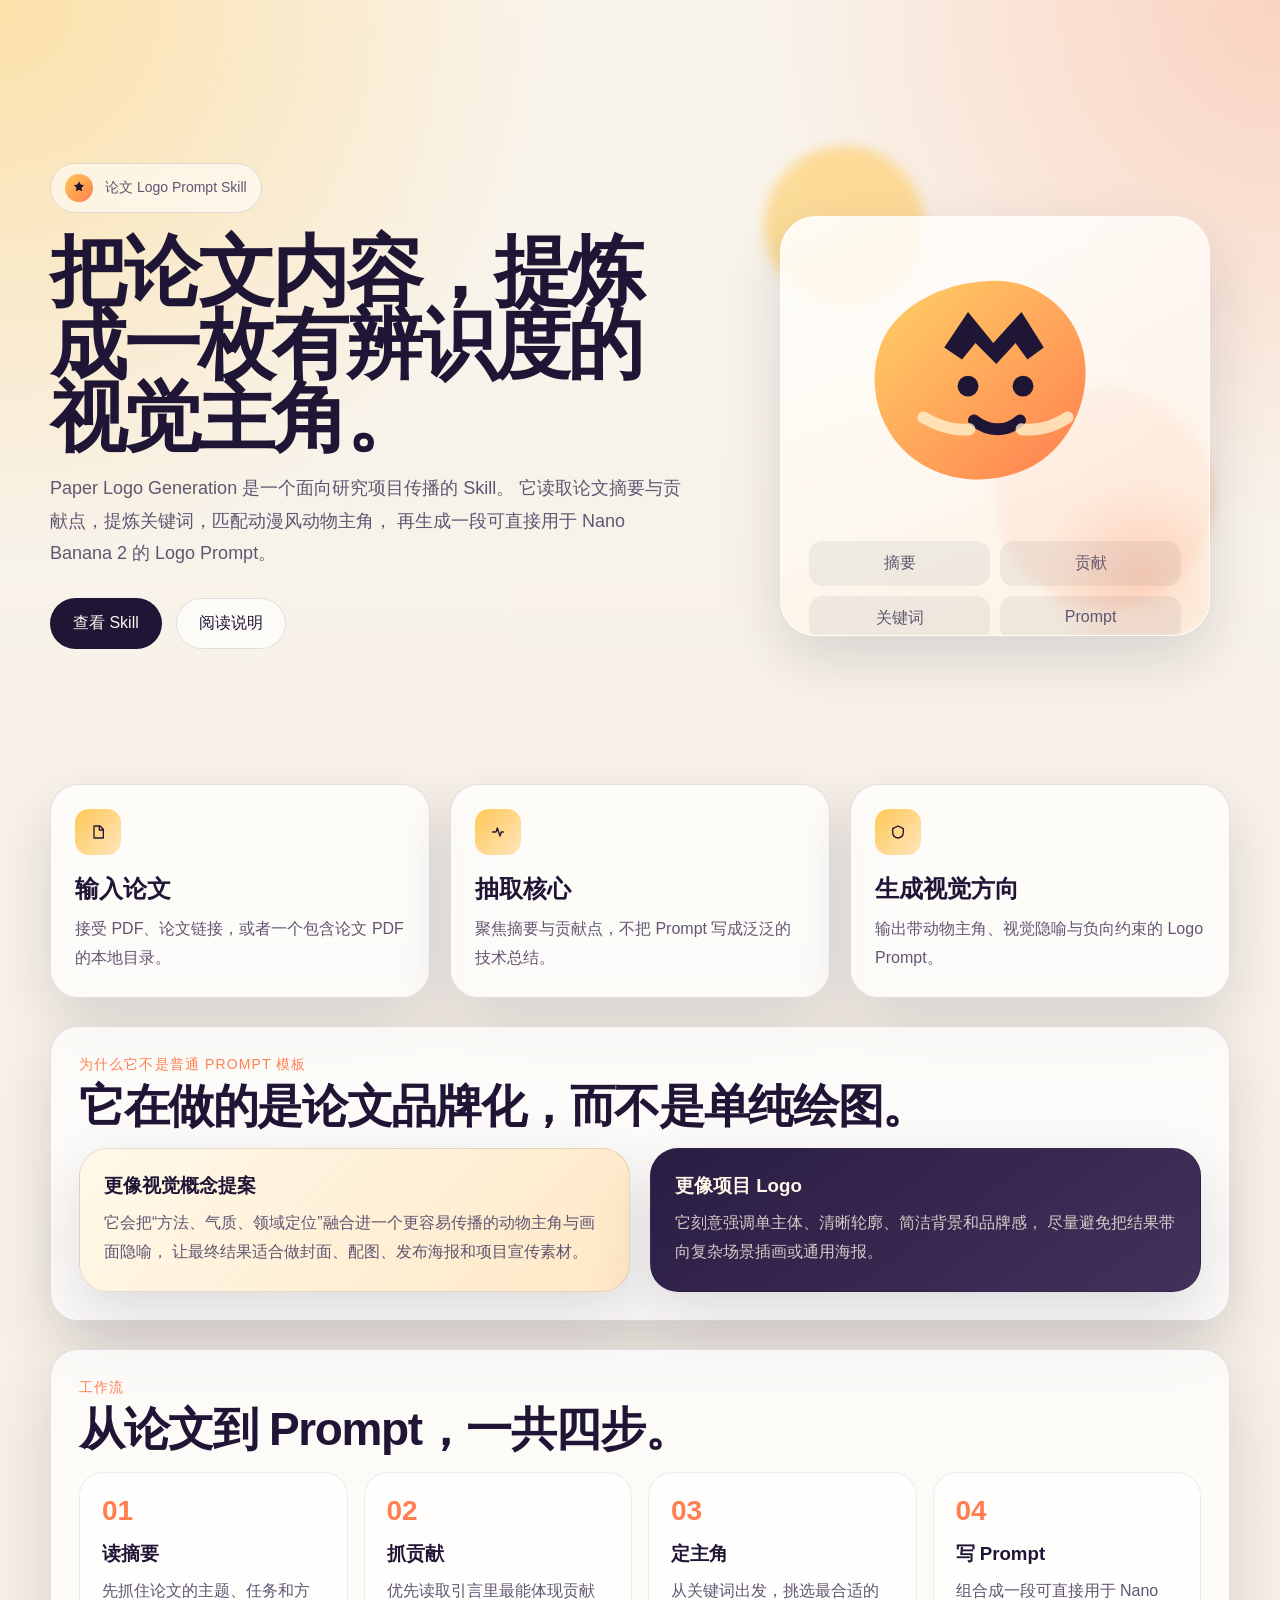
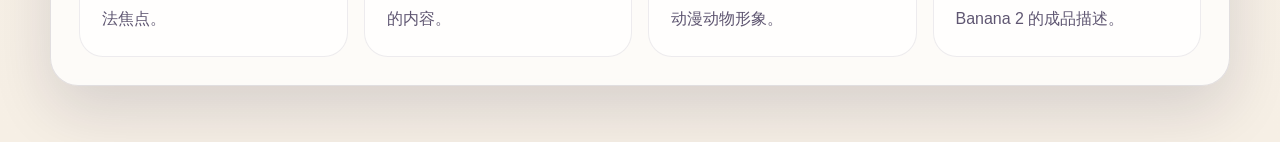
<file: app/index.html>
<!doctype html>
<html lang="zh-CN">
  <head>
    <meta charset="UTF-8" />
    <meta name="viewport" content="width=device-width, initial-scale=1.0" />
    <title>论文 Logo Prompt 生成</title>
    <link rel="stylesheet" href="./styles.css" />
  </head>
  <body>
    <div class="page">
      <header class="hero">
        <div class="hero-copy">
          <div class="eyebrow">
            <span class="icon-badge">
              <svg viewBox="0 0 24 24" aria-hidden="true">
                <path d="M12 2l2.35 4.76L19.6 8l-3.8 3.7.9 5.3L12 14.8 7.3 17l.9-5.3L4.4 8l5.25-1.24L12 2z"></path>
              </svg>
            </span>
            论文 Logo Prompt Skill
          </div>
          <h1>把论文内容，提炼成一枚有辨识度的视觉主角。</h1>
          <p class="lead">
            Paper Logo Generation 是一个面向研究项目传播的 Skill。
            它读取论文摘要与贡献点，提炼关键词，匹配动漫风动物主角，
            再生成一段可直接用于 Nano Banana 2 的 Logo Prompt。
          </p>
          <div class="hero-actions">
            <a class="primary" href="../paper-logo-generation/SKILL.md">查看 Skill</a>
            <a class="secondary" href="../README.md">阅读说明</a>
          </div>
        </div>
        <div class="hero-art" aria-hidden="true">
          <div class="orb orb-a"></div>
          <div class="orb orb-b"></div>
          <div class="logo-card">
            <div class="mascot">
              <svg viewBox="0 0 180 180">
                <defs>
                  <linearGradient id="g1" x1="0%" y1="0%" x2="100%" y2="100%">
                    <stop offset="0%" stop-color="#ffd166"></stop>
                    <stop offset="100%" stop-color="#ff7f50"></stop>
                  </linearGradient>
                </defs>
                <path fill="url(#g1)" d="M91 24c24 0 49 16 57 42 10 31-5 69-35 84-29 14-66 9-87-15-18-20-22-50-10-74C29 38 59 24 91 24z"></path>
                <path fill="#1f1636" d="M56 69l16-24 17 21 19-21 15 24-11 8-8-11-13 14-14-14-9 11z"></path>
                <circle cx="72" cy="95" r="7" fill="#1f1636"></circle>
                <circle cx="109" cy="95" r="7" fill="#1f1636"></circle>
                <path d="M76 118c10 8 22 8 31 0" stroke="#1f1636" stroke-width="8" stroke-linecap="round" fill="none"></path>
                <path d="M42 116c12 7 21 9 31 8" stroke="#fff1cc" stroke-width="8" stroke-linecap="round" fill="none" opacity=".8"></path>
                <path d="M108 124c11 1 20-1 31-8" stroke="#fff1cc" stroke-width="8" stroke-linecap="round" fill="none" opacity=".8"></path>
              </svg>
            </div>
            <div class="mini-grid">
              <span>摘要</span>
              <span>贡献</span>
              <span>关键词</span>
              <span>Prompt</span>
            </div>
          </div>
        </div>
      </header>

      <main>
        <section class="grid three">
          <article class="card">
            <div class="card-icon">
              <svg viewBox="0 0 24 24" aria-hidden="true">
                <path d="M6 3h9l5 5v13H6V3zm8 1.5V9h4.5"></path>
              </svg>
            </div>
            <h2>输入论文</h2>
            <p>接受 PDF、论文链接，或者一个包含论文 PDF 的本地目录。</p>
          </article>
          <article class="card">
            <div class="card-icon">
              <svg viewBox="0 0 24 24" aria-hidden="true">
                <path d="M4 12h5l2-6 4 12 2-6h3"></path>
              </svg>
            </div>
            <h2>抽取核心</h2>
            <p>聚焦摘要与贡献点，不把 Prompt 写成泛泛的技术总结。</p>
          </article>
          <article class="card">
            <div class="card-icon">
              <svg viewBox="0 0 24 24" aria-hidden="true">
                <path d="M12 3l8 4v5c0 5-3.5 8.5-8 9-4.5-.5-8-4-8-9V7l8-4z"></path>
              </svg>
            </div>
            <h2>生成视觉方向</h2>
            <p>输出带动物主角、视觉隐喻与负向约束的 Logo Prompt。</p>
          </article>
        </section>

        <section class="feature">
          <div class="section-head">
            <span>为什么它不是普通 Prompt 模板</span>
            <h2>它在做的是论文品牌化，而不是单纯绘图。</h2>
          </div>
          <div class="grid two">
            <article class="panel warm">
              <h3>更像视觉概念提案</h3>
              <p>
                它会把“方法、气质、领域定位”融合进一个更容易传播的动物主角与画面隐喻，
                让最终结果适合做封面、配图、发布海报和项目宣传素材。
              </p>
            </article>
            <article class="panel dark">
              <h3>更像项目 Logo</h3>
              <p>
                它刻意强调单主体、清晰轮廓、简洁背景和品牌感，
                尽量避免把结果带向复杂场景插画或通用海报。
              </p>
            </article>
          </div>
        </section>

        <section class="workflow">
          <div class="section-head">
            <span>工作流</span>
            <h2>从论文到 Prompt，一共四步。</h2>
          </div>
          <div class="timeline">
            <div class="step">
              <strong>01</strong>
              <h3>读摘要</h3>
              <p>先抓住论文的主题、任务和方法焦点。</p>
            </div>
            <div class="step">
              <strong>02</strong>
              <h3>抓贡献</h3>
              <p>优先读取引言里最能体现贡献的内容。</p>
            </div>
            <div class="step">
              <strong>03</strong>
              <h3>定主角</h3>
              <p>从关键词出发，挑选最合适的动漫动物形象。</p>
            </div>
            <div class="step">
              <strong>04</strong>
              <h3>写 Prompt</h3>
              <p>组合成一段可直接用于 Nano Banana 2 的成品描述。</p>
            </div>
          </div>
        </section>
      </main>
    </div>
  </body>
  </html>
</file>
<file: app/styles.css>
:root {
  --bg: #f6efe5;
  --bg-strong: #f0dfc9;
  --ink: #1f1636;
  --muted: #5f5671;
  --line: rgba(31, 22, 54, 0.12);
  --card: rgba(255, 255, 255, 0.72);
  --accent: #ff7f50;
  --accent-2: #ffc857;
  --shadow: 0 24px 60px rgba(31, 22, 54, 0.14);
}

* {
  box-sizing: border-box;
}

body {
  margin: 0;
  font-family: "Segoe UI", "PingFang SC", "Hiragino Sans GB", "Microsoft YaHei", sans-serif;
  color: var(--ink);
  background:
    radial-gradient(circle at top left, rgba(255, 200, 87, 0.45), transparent 26%),
    radial-gradient(circle at top right, rgba(255, 127, 80, 0.28), transparent 24%),
    linear-gradient(180deg, #f9f4ec 0%, #f6efe5 100%);
}

a {
  color: inherit;
  text-decoration: none;
}

.page {
  width: min(1180px, calc(100vw - 40px));
  margin: 0 auto;
  padding: 28px 0 56px;
}

.hero {
  display: grid;
  grid-template-columns: 1.15fr 0.85fr;
  gap: 28px;
  align-items: center;
  min-height: 84vh;
}

.eyebrow {
  display: inline-flex;
  align-items: center;
  gap: 12px;
  padding: 10px 14px;
  border: 1px solid var(--line);
  border-radius: 999px;
  background: rgba(255, 255, 255, 0.55);
  font-size: 14px;
  color: var(--muted);
}

.icon-badge {
  width: 28px;
  height: 28px;
  display: inline-grid;
  place-items: center;
  border-radius: 50%;
  background: linear-gradient(135deg, var(--accent-2), var(--accent));
}

.icon-badge svg,
.card-icon svg {
  width: 16px;
  height: 16px;
  fill: none;
  stroke: currentColor;
  stroke-width: 2;
  stroke-linecap: round;
  stroke-linejoin: round;
}

.icon-badge svg {
  color: #20142b;
  fill: #20142b;
  stroke: none;
}

h1 {
  margin: 22px 0 16px;
  font-size: clamp(44px, 6vw, 78px);
  line-height: 0.95;
  letter-spacing: -0.04em;
}

.lead {
  max-width: 640px;
  font-size: 18px;
  line-height: 1.8;
  color: var(--muted);
}

.hero-actions {
  display: flex;
  gap: 14px;
  margin-top: 28px;
}

.hero-actions a {
  padding: 14px 22px;
  border-radius: 999px;
  border: 1px solid var(--line);
  transition: transform 0.2s ease, box-shadow 0.2s ease;
}

.hero-actions a:hover {
  transform: translateY(-2px);
  box-shadow: var(--shadow);
}

.primary {
  background: var(--ink);
  color: #fff6eb;
}

.secondary {
  background: rgba(255, 255, 255, 0.66);
}

.hero-art {
  position: relative;
  min-height: 520px;
}

.orb {
  position: absolute;
  border-radius: 50%;
  filter: blur(6px);
}

.orb-a {
  inset: 0 auto auto 24px;
  width: 160px;
  height: 160px;
  background: rgba(255, 200, 87, 0.55);
}

.orb-b {
  inset: auto 16px 58px auto;
  width: 220px;
  height: 220px;
  background: rgba(255, 127, 80, 0.28);
}

.logo-card {
  position: absolute;
  inset: 70px 20px 30px 40px;
  display: grid;
  place-items: center;
  padding: 28px;
  border-radius: 36px;
  background: linear-gradient(160deg, rgba(255, 255, 255, 0.88), rgba(255, 242, 223, 0.62));
  border: 1px solid rgba(255, 255, 255, 0.7);
  box-shadow: var(--shadow);
  overflow: hidden;
}

.logo-card::after {
  content: "";
  position: absolute;
  inset: auto -30px -40px auto;
  width: 200px;
  height: 200px;
  border-radius: 50%;
  background: radial-gradient(circle, rgba(255, 127, 80, 0.22), transparent 70%);
}

.mascot {
  width: min(320px, 72%);
  z-index: 1;
}

.mini-grid {
  z-index: 1;
  display: grid;
  grid-template-columns: repeat(2, minmax(120px, 1fr));
  gap: 10px;
  width: 100%;
  margin-top: 24px;
}

.mini-grid span {
  padding: 12px 16px;
  border-radius: 14px;
  background: rgba(31, 22, 54, 0.06);
  color: var(--muted);
  text-align: center;
}

main {
  display: grid;
  gap: 28px;
}

.grid {
  display: grid;
  gap: 20px;
}

.grid.three {
  grid-template-columns: repeat(3, minmax(0, 1fr));
}

.grid.two {
  grid-template-columns: repeat(2, minmax(0, 1fr));
}

.card,
.panel,
.workflow,
.feature {
  border: 1px solid var(--line);
  border-radius: 28px;
  background: var(--card);
  backdrop-filter: blur(8px);
  box-shadow: var(--shadow);
}

.card {
  padding: 24px;
}

.card-icon {
  width: 46px;
  height: 46px;
  display: grid;
  place-items: center;
  border-radius: 14px;
  color: var(--ink);
  background: linear-gradient(135deg, var(--accent-2), #ffe5ba);
  margin-bottom: 18px;
}

.card h2,
.panel h3,
.step h3 {
  margin: 0 0 10px;
}

.card p,
.panel p,
.step p {
  margin: 0;
  color: var(--muted);
  line-height: 1.8;
}

.feature,
.workflow {
  padding: 28px;
}

.section-head {
  margin-bottom: 18px;
}

.section-head span {
  display: inline-block;
  color: var(--accent);
  font-size: 14px;
  letter-spacing: 0.08em;
  text-transform: uppercase;
}

.section-head h2 {
  margin: 8px 0 0;
  font-size: clamp(28px, 4vw, 46px);
  line-height: 1.06;
  letter-spacing: -0.03em;
}

.panel {
  padding: 24px;
}

.panel.warm {
  background: linear-gradient(135deg, rgba(255, 248, 231, 0.9), rgba(255, 223, 176, 0.72));
}

.panel.dark {
  background: linear-gradient(145deg, #291d43, #44315b);
  color: #fff5e8;
}

.panel.dark p {
  color: rgba(255, 245, 232, 0.8);
}

.timeline {
  display: grid;
  grid-template-columns: repeat(4, minmax(0, 1fr));
  gap: 16px;
}

.step {
  padding: 22px;
  border-radius: 24px;
  background: rgba(255, 255, 255, 0.72);
  border: 1px solid rgba(31, 22, 54, 0.08);
}

.step strong {
  display: inline-block;
  margin-bottom: 14px;
  color: var(--accent);
  font-size: 28px;
}

@media (max-width: 960px) {
  .hero,
  .grid.three,
  .grid.two,
  .timeline {
    grid-template-columns: 1fr;
  }

  .hero {
    min-height: auto;
  }

  .hero-art {
    min-height: 420px;
  }
}
</file>
